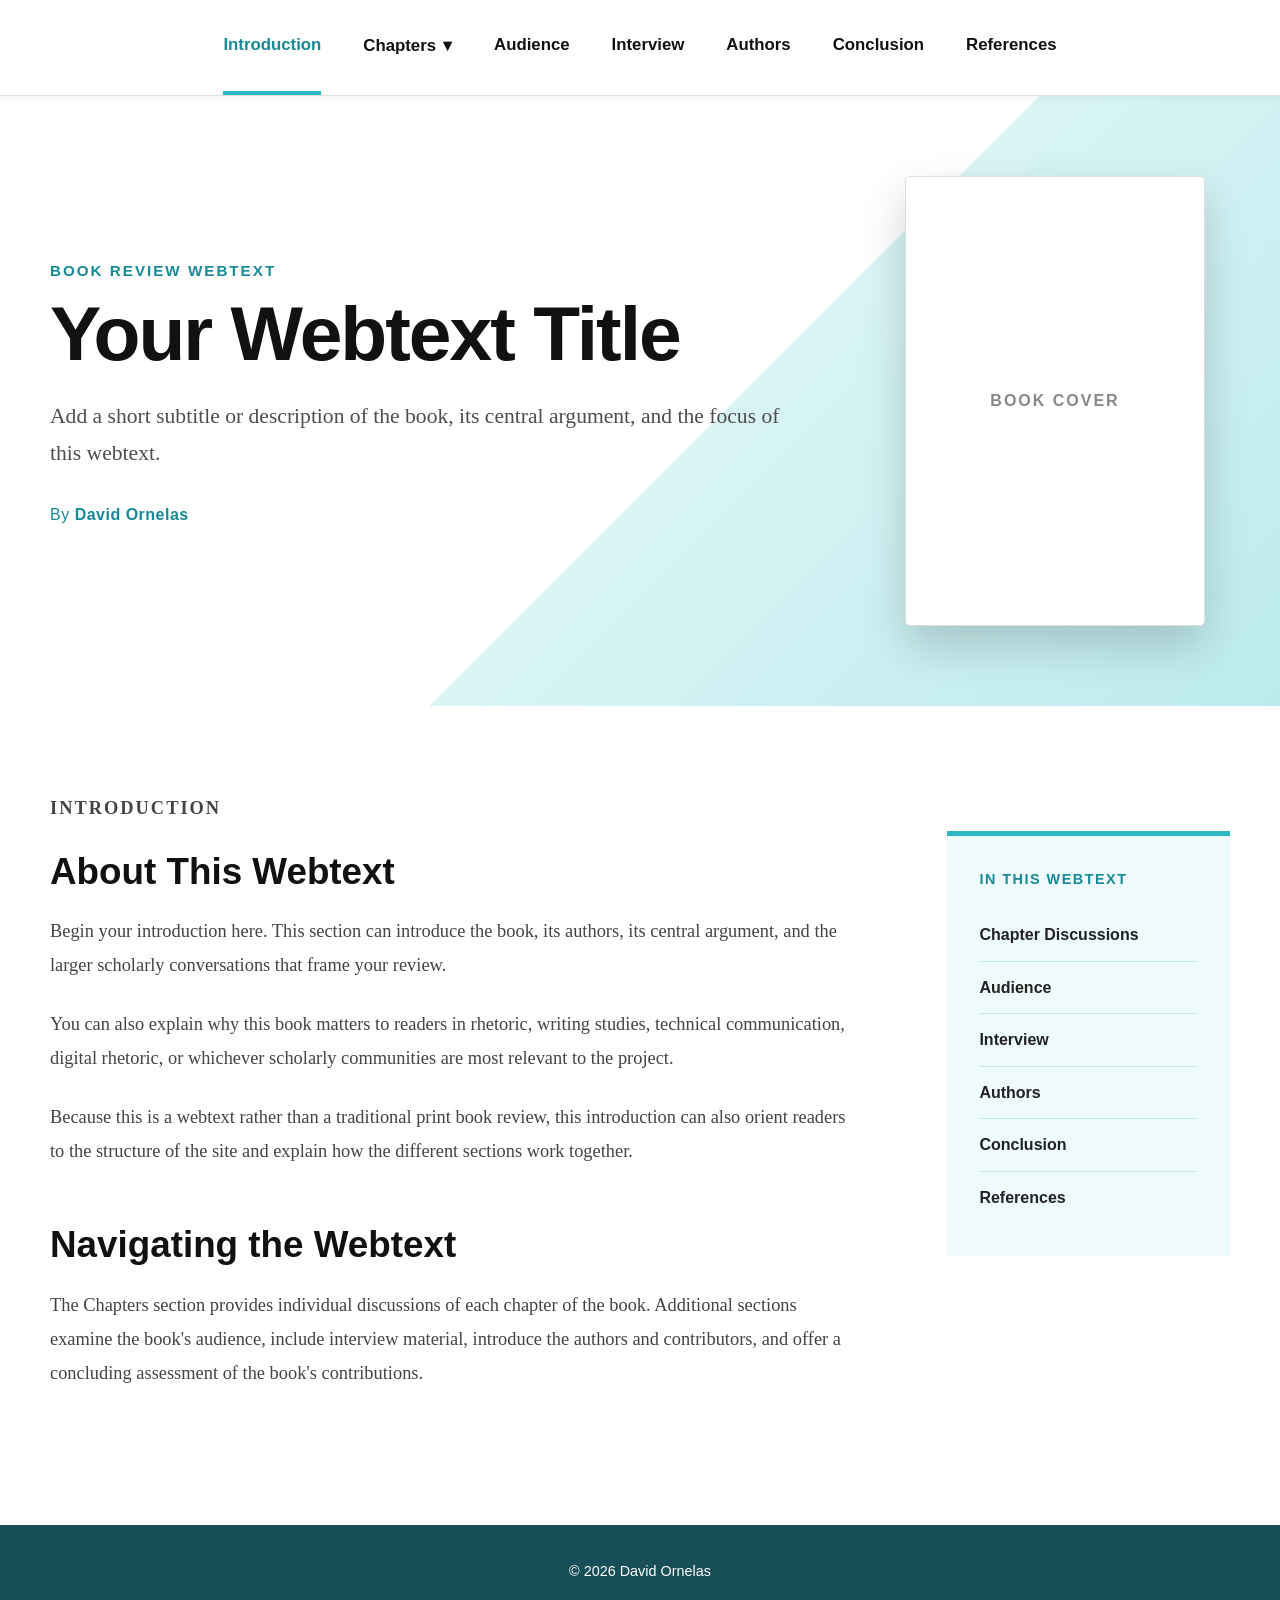
<file: index.html>
<!DOCTYPE html>
<html lang="en">

<head>

  <meta charset="UTF-8">

  <meta
    name="viewport"
    content="width=device-width, initial-scale=1.0"
  >

  <title>Introduction | Webtext</title>

  <link rel="stylesheet" href="style.css">

</head>


<body>

  <!-- Accessibility skip link -->
  <a class="skip-link" href="#main-content">
    Skip to main content
  </a>


  <!-- Navigation -->
  <header class="site-header">

    <nav class="main-navigation" aria-label="Main navigation">

      <a
        href="index.html"
        class="active"
        aria-current="page"
      >
        Introduction
      </a>


      <div class="dropdown">

        <button
          class="dropdown-button"
          type="button"
          aria-haspopup="true"
        >
          Chapters
          <span aria-hidden="true">▾</span>
        </button>

        <div class="dropdown-menu">

          <a href="chapter-1.html">Chapter One</a>
          <a href="chapter-2.html">Chapter Two</a>
          <a href="chapter-3.html">Chapter Three</a>
          <a href="chapter-4.html">Chapter Four</a>
          <a href="chapter-5.html">Chapter Five</a>
          <a href="chapter-6.html">Chapter Six</a>

        </div>

      </div>


      <a href="audience.html">Audience</a>

      <a href="interview.html">Interview</a>

      <a href="authors.html">Authors</a>

      <a href="conclusion.html">Conclusion</a>

      <a href="references.html">References</a>

    </nav>

  </header>


  <!-- Main Content -->
  <main id="main-content">


    <!-- Introduction Hero -->
    <section class="intro-hero">

      <div class="intro-hero-inner">


        <!-- Introductory Text -->
        <div class="intro-text">

          <p class="section-label">
            Book Review Webtext
          </p>

          <h1>
            Your Webtext Title
          </h1>

          <p class="intro-subtitle">
            Add a short subtitle or description of the book,
            its central argument, and the focus of this webtext.
          </p>

          <div class="intro-byline">

            <p>
              By <strong>David Ornelas</strong>
            </p>

          </div>

        </div>


        <!-- Book Cover -->
        <div class="intro-cover">

          <div class="cover-placeholder">

            <p>
              Book Cover
            </p>

          </div>

        </div>


      </div>

    </section>


    <!-- Introduction Content -->
    <section class="introduction-content">

      <div class="content-wrapper">


        <div class="content-main">

          <p class="section-label">
            Introduction
          </p>

          <h2>
            About This Webtext
          </h2>

          <p>
            Begin your introduction here. This section can introduce
            the book, its authors, its central argument, and the larger
            scholarly conversations that frame your review.
          </p>

          <p>
            You can also explain why this book matters to readers in
            rhetoric, writing studies, technical communication, digital
            rhetoric, or whichever scholarly communities are most
            relevant to the project.
          </p>

          <p>
            Because this is a webtext rather than a traditional print
            book review, this introduction can also orient readers to
            the structure of the site and explain how the different
            sections work together.
          </p>


          <h2>
            Navigating the Webtext
          </h2>

          <p>
            The Chapters section provides individual discussions of
            each chapter of the book. Additional sections examine the
            book's audience, include interview material, introduce the
            authors and contributors, and offer a concluding assessment
            of the book's contributions.
          </p>

        </div>


        <!-- Sidebar -->
        <aside class="intro-sidebar">

          <div class="sidebar-box">

            <p class="sidebar-label">
              In This Webtext
            </p>

            <ul>

              <li>
                <a href="chapter-1.html">
                  Chapter Discussions
                </a>
              </li>

              <li>
                <a href="audience.html">
                  Audience
                </a>
              </li>

              <li>
                <a href="interview.html">
                  Interview
                </a>
              </li>

              <li>
                <a href="authors.html">
                  Authors
                </a>
              </li>

              <li>
                <a href="conclusion.html">
                  Conclusion
                </a>
              </li>

              <li>
                <a href="references.html">
                  References
                </a>
              </li>

            </ul>

          </div>

        </aside>


      </div>

    </section>


  </main>


  <!-- Footer -->
  <footer class="site-footer">

    <p>
      © 2026 David Ornelas
    </p>

  </footer>


</body>

</html>
</file>
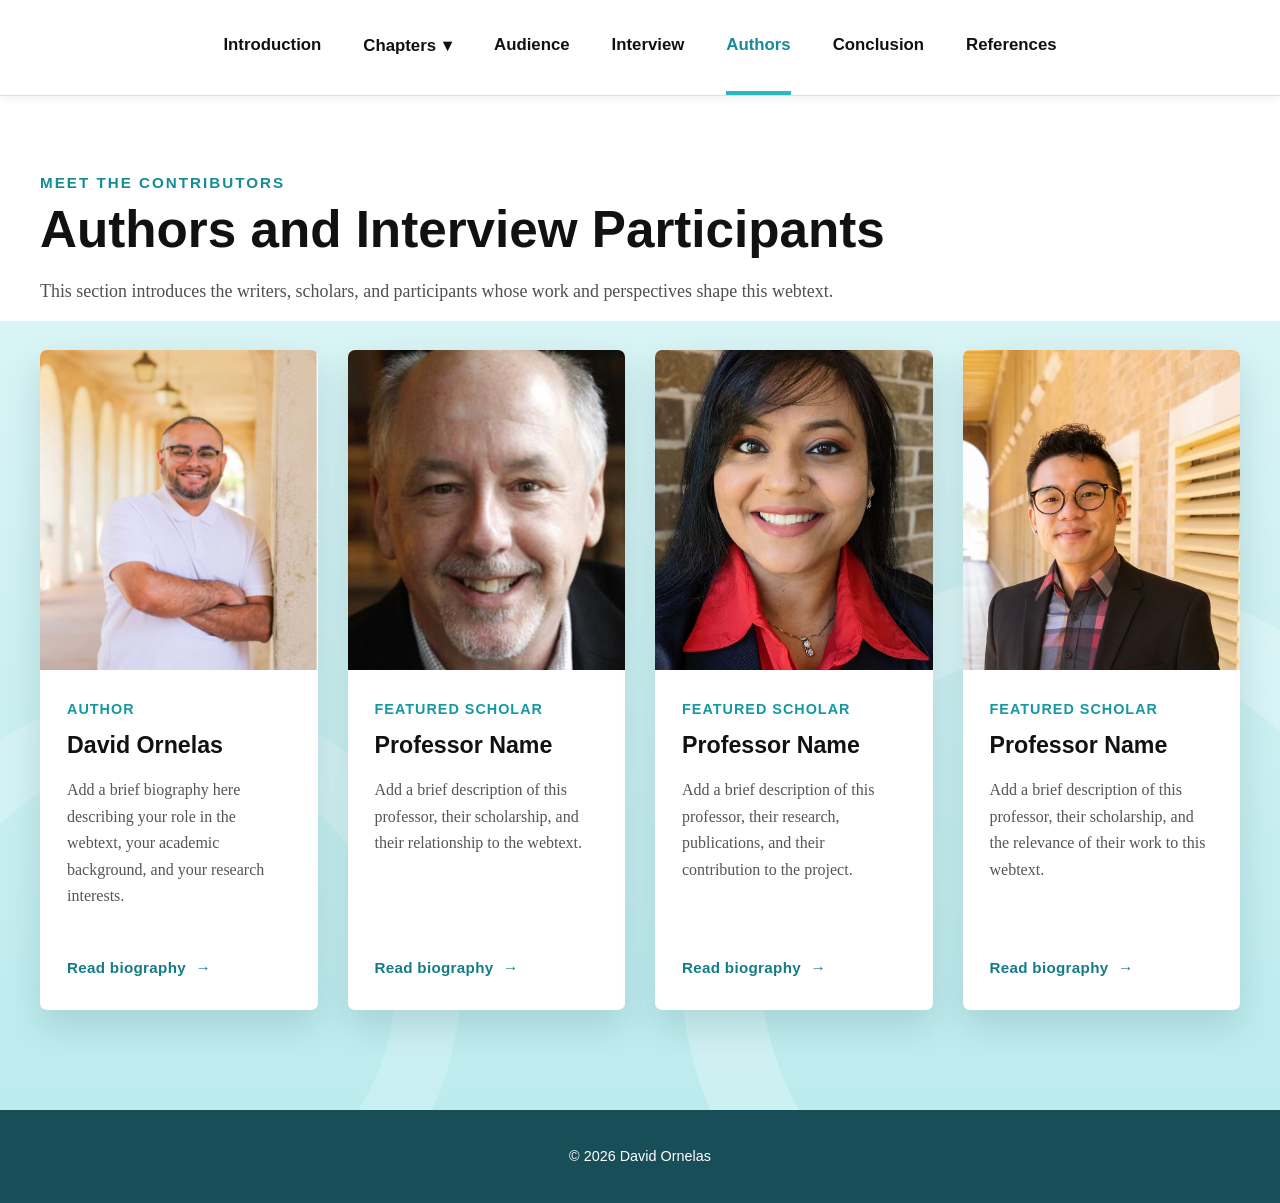
<file: authors.html>
<!DOCTYPE html>
<html lang="en">

<head>

  <meta charset="UTF-8">

  <meta
    name="viewport"
    content="width=device-width, initial-scale=1.0"
  >

  <title>Webtext</title>

  <link rel="stylesheet" href="style.css">

</head>

<body>

  <!-- Accessibility skip link -->
  <a class="skip-link" href="#main-content">
    Skip to main content
  </a>


  <!-- Navigation -->
  <header class="site-header">

    <nav class="main-navigation" aria-label="Main navigation">

      <a href="index.html">Introduction</a>

      <div class="dropdown">

        <button
          class="dropdown-button"
          type="button"
          aria-haspopup="true"
        >
          Chapters
          <span aria-hidden="true">▾</span>
        </button>

        <div class="dropdown-menu">

          <a href="chapter-1.html">Chapter One</a>
          <a href="chapter-2.html">Chapter Two</a>
          <a href="chapter-3.html">Chapter Three</a>
          <a href="chapter-4.html">Chapter Four</a>
          <a href="chapter-5.html">Chapter Five</a>
          <a href="chapter-6.html">Chapter Six</a>

        </div>

      </div>

      <a href="audience.html">Audience</a>
      <a href="interview.html">Interview</a>
      <a href="authors.html" class="active" aria-current="page">Authors</a>
      <a href="conclusion.html">Conclusion</a>
      <a href="references.html">References</a>

    </nav>

  </header>


  <!-- Main content -->
  <main id="main-content">

    <section class="featured-section">

      <div class="section-heading">

        <p class="section-label">
          Meet the Contributors
        </p>

        <h1>
          Authors and Interview Participants
        </h1>

        <p class="section-introduction">
          This section introduces the writers, scholars, and participants
          whose work and perspectives shape this webtext.
        </p>

      </div>


      <!-- Four-card layout -->
      <div class="card-grid">


        <!-- Card 1: David -->
        <article class="profile-card">

          <div class="card-image-container">

            <img
              src="david.jpg"
              alt="Portrait of David Ornelas"
              class="card-image"
            >

          </div>

          <div class="card-content">

            <p class="card-category">
              Author
            </p>

            <h2>
              <a href="david.html">
                David Ornelas
              </a>
            </h2>

            <p class="card-description">
              Add a brief biography here describing your role in the
              webtext, your academic background, and your research interests.
            </p>

            <a class="card-link" href="david.html">
              Read biography
              <span aria-hidden="true">→</span>
            </a>

          </div>

        </article>


        <!-- Card 2: Professor 1 -->
        <article class="profile-card">

          <div class="card-image-container">

            <img
              src="professor1.jpg"
              alt="Portrait of featured professor"
              class="card-image"
            >

          </div>

          <div class="card-content">

            <p class="card-category">
              Featured Scholar
            </p>

            <h2>
              <a href="professor1.html">
                Professor Name
              </a>
            </h2>

            <p class="card-description">
              Add a brief description of this professor, their scholarship,
              and their relationship to the webtext.
            </p>

            <a class="card-link" href="professor1.html">
              Read biography
              <span aria-hidden="true">→</span>
            </a>

          </div>

        </article>


        <!-- Card 3: Professor 2 -->
        <article class="profile-card">

          <div class="card-image-container">

            <img
              src="professor2.jpg"
              alt="Portrait of featured professor"
              class="card-image"
            >

          </div>

          <div class="card-content">

            <p class="card-category">
              Featured Scholar
            </p>

            <h2>
              <a href="professor2.html">
                Professor Name
              </a>
            </h2>

            <p class="card-description">
              Add a brief description of this professor, their research,
              publications, and their contribution to the project.
            </p>

            <a class="card-link" href="professor2.html">
              Read biography
              <span aria-hidden="true">→</span>
            </a>

          </div>

        </article>


        <!-- Card 4: Professor 3 -->
        <article class="profile-card">

          <div class="card-image-container">

            <img
              src="professor3.jpg"
              alt="Portrait of featured professor"
              class="card-image"
            >

          </div>

          <div class="card-content">

            <p class="card-category">
              Featured Scholar
            </p>

            <h2>
              <a href="professor3.html">
                Professor Name
              </a>
            </h2>

            <p class="card-description">
              Add a brief description of this professor, their scholarship,
              and the relevance of their work to this webtext.
            </p>

            <a class="card-link" href="professor3.html">
              Read biography
              <span aria-hidden="true">→</span>
            </a>

          </div>

        </article>


      </div>

    </section>

  </main>


  <!-- Footer -->
  <footer class="site-footer">

    <p>
      © 2026 David Ornelas
    </p>

  </footer>


</body>
  
</html>
</file>
<file: style.css>
/* ---------------------------------
   BASIC PAGE SETTINGS
---------------------------------- */

* {
  box-sizing: border-box;
}

html {
  scroll-behavior: smooth;
}

body {
  margin: 0;
  color: #111111;
  background-color: #ffffff;
  font-family: Arial, Helvetica, sans-serif;
  line-height: 1.6;
}

img {
  max-width: 100%;
}


/* ---------------------------------
   ACCESSIBILITY
---------------------------------- */

.skip-link {
  position: absolute;
  top: -100px;
  left: 20px;
  z-index: 9999;
  padding: 12px 18px;
  color: #ffffff;
  background-color: #111111;
  text-decoration: none;
}

.skip-link:focus {
  top: 20px;
}


/* ---------------------------------
   HEADER AND NAVIGATION
---------------------------------- */

.site-header {
  position: relative;
  z-index: 1000;
  width: 100%;
  background-color: #ffffff;
  border-bottom: 1px solid #dddddd;
  box-shadow: 0 2px 8px rgba(0, 0, 0, 0.06);
}

.main-navigation {
  display: flex;
  align-items: center;
  justify-content: center;
  gap: 42px;
  width: 100%;
  max-width: 1500px;
  min-height: 95px;
  margin: 0 auto;
  padding: 0 35px;
}

.main-navigation a,
.dropdown-button {
  color: #111111;
  background: none;
  border: none;
  font-family: Arial, Helvetica, sans-serif;
  font-size: 1.05rem;
  font-weight: 600;
  text-decoration: none;
  cursor: pointer;
}

.main-navigation > a {
  display: flex;
  align-items: center;
  min-height: 95px;
  border-bottom: 4px solid transparent;
}

.main-navigation > a:hover,
.main-navigation > a:focus {
  color: #167c89;
  border-bottom-color: #2bb8c3;
}

.dropdown {
  position: relative;
  display: flex;
  align-items: center;
  min-height: 95px;
}

.dropdown-button {
  display: flex;
  align-items: center;
  gap: 7px;
  min-height: 95px;
  padding: 0;
  border-bottom: 4px solid transparent;
}

.dropdown:hover .dropdown-button,
.dropdown:focus-within .dropdown-button {
  color: #167c89;
  border-bottom-color: #2bb8c3;
}

.dropdown-menu {
  position: absolute;
  top: 95px;
  left: 50%;
  display: none;
  width: 220px;
  padding: 10px 0;
  background-color: #ffffff;
  border-top: 4px solid #2bb8c3;
  box-shadow: 0 8px 20px rgba(0, 0, 0, 0.16);
  transform: translateX(-50%);
}

.dropdown-menu a {
  display: block;
  padding: 11px 20px;
  color: #222222;
  font-size: 0.95rem;
  font-weight: 500;
}

.dropdown-menu a:hover,
.dropdown-menu a:focus {
  color: #167c89;
  background-color: #eefafb;
}

.dropdown:hover .dropdown-menu,
.dropdown:focus-within .dropdown-menu {
  display: block;
}


/* ---------------------------------
   FEATURED SECTION
---------------------------------- */

.featured-section {
  position: relative;
  overflow: hidden;
  min-height: 750px;
  padding: 75px 40px 100px;
  background:
    linear-gradient(
      to bottom,
      #ffffff 0,
      #ffffff 225px,
      #d9f4f5 225px,
      #bcebee 100%
    );
}

/*
  These circles add a subtle background pattern.
  They can be removed without affecting the cards.
*/

.featured-section::before {
  content: "";
  position: absolute;
  right: -180px;
  bottom: -240px;
  width: 620px;
  height: 620px;
  border: 80px solid rgba(255, 255, 255, 0.25);
  border-radius: 50%;
}

.featured-section::after {
  content: "";
  position: absolute;
  bottom: -170px;
  left: -130px;
  width: 460px;
  height: 460px;
  border: 65px solid rgba(255, 255, 255, 0.2);
  border-radius: 50%;
}

.section-heading {
  position: relative;
  z-index: 2;
  width: 100%;
  max-width: 1420px;
  margin: 0 auto 45px;
}

.section-label {
  margin: 0 0 7px;
  color: #168a96;
  font-size: 0.95rem;
  font-weight: 700;
  letter-spacing: 2px;
  text-transform: uppercase;
}

.section-heading h1 {
  margin: 0;
  color: #111111;
  font-size: clamp(2.3rem, 4vw, 3.5rem);
  line-height: 1.1;
}

.section-introduction {
  max-width: 800px;
  margin: 18px 0 0;
  color: #505050;
  font-family: Georgia, "Times New Roman", serif;
  font-size: 1.12rem;
}


/* ---------------------------------
   FOUR-CARD GRID
---------------------------------- */

.card-grid {
  position: relative;
  z-index: 2;
  display: grid;
  grid-template-columns: repeat(4, minmax(0, 1fr));
  gap: 30px;
  width: 100%;
  max-width: 1420px;
  margin: 0 auto;
}

.profile-card {
  overflow: hidden;
  background-color: #ffffff;
  border-radius: 7px;
  box-shadow: 0 16px 35px rgba(20, 70, 75, 0.15);
  transition:
    transform 0.25s ease,
    box-shadow 0.25s ease;
}

.profile-card:hover {
  transform: translateY(-8px);
  box-shadow: 0 22px 42px rgba(20, 70, 75, 0.22);
}


/* ---------------------------------
   CARD PHOTOGRAPHS
---------------------------------- */

.card-image-container {
  width: 100%;
  height: 320px;
  overflow: hidden;
  background-color: #eeeeee;
}

.card-image {
  display: block;
  width: 100%;
  height: 100%;
  object-fit: cover;
  object-position: center 15%;
  transition: transform 0.4s ease;
}

.profile-card:hover .card-image {
  transform: scale(1.03);
}


/* ---------------------------------
   CARD TEXT
---------------------------------- */

.card-content {
  display: flex;
  flex-direction: column;
  min-height: 340px;
  padding: 28px 27px 30px;
}

.card-category {
  margin: 0 0 10px;
  color: #1697a4;
  font-size: 0.9rem;
  font-weight: 700;
  letter-spacing: 1px;
  text-transform: uppercase;
}

.card-content h2 {
  margin: 0 0 17px;
  color: #111111;
  font-size: 1.45rem;
  line-height: 1.25;
}

.card-content h2 a {
  color: inherit;
  text-decoration: none;
}

.card-content h2 a:hover,
.card-content h2 a:focus {
  color: #167c89;
  text-decoration: underline;
  text-decoration-thickness: 2px;
  text-underline-offset: 5px;
}

.card-description {
  margin: 0 0 25px;
  color: #555555;
  font-family: Georgia, "Times New Roman", serif;
  font-size: 1rem;
  line-height: 1.65;
}

.card-link {
  align-self: flex-start;
  margin-top: auto;
  color: #147c87;
  font-size: 0.95rem;
  font-weight: 700;
  letter-spacing: 0.3px;
  text-decoration: none;
}

.card-link span {
  display: inline-block;
  margin-left: 5px;
  transition: transform 0.2s ease;
}

.card-link:hover span,
.card-link:focus span {
  transform: translateX(5px);
}

.card-link:hover,
.card-link:focus {
  text-decoration: underline;
  text-underline-offset: 4px;
}


/* ---------------------------------
   FOOTER
---------------------------------- */

.site-footer {
  padding: 35px 25px;
  color: #ffffff;
  background-color: #174e57;
  text-align: center;
}

.site-footer p {
  margin: 0;
  font-size: 0.9rem;
}


/* ---------------------------------
   RESPONSIVE TABLET LAYOUT
---------------------------------- */

@media (max-width: 1100px) {

  .main-navigation {
    gap: 23px;
  }

  .main-navigation a,
  .dropdown-button {
    font-size: 0.92rem;
  }

  .card-grid {
    grid-template-columns: repeat(2, minmax(0, 1fr));
  }

}


/* ---------------------------------
   RESPONSIVE PHONE LAYOUT
---------------------------------- */

@media (max-width: 700px) {

  .site-header {
    position: static;
  }

  .main-navigation {
    flex-direction: column;
    align-items: stretch;
    gap: 0;
    min-height: auto;
    padding: 12px 20px;
  }

  .main-navigation > a,
  .dropdown,
  .dropdown-button {
    width: 100%;
    min-height: auto;
  }

  .main-navigation > a,
  .dropdown-button {
    justify-content: space-between;
    padding: 13px 5px;
    border-bottom: 1px solid #dddddd;
  }

  .dropdown {
    display: block;
  }

  .dropdown-menu {
    position: static;
    width: 100%;
    padding-left: 12px;
    border-top: none;
    box-shadow: none;
    transform: none;
  }

  .dropdown-menu a {
    border-bottom: 1px solid #eeeeee;
  }

  .featured-section {
    padding: 50px 20px 70px;
    background:
      linear-gradient(
        to bottom,
        #ffffff 0,
        #ffffff 300px,
        #d9f4f5 300px,
        #bcebee 100%
      );
  }

  .section-heading {
    margin-bottom: 35px;
  }

  .section-heading h1 {
    font-size: 2.35rem;
  }

  .card-grid {
    grid-template-columns: 1fr;
  }

  .card-image-container {
    height: 390px;
  }

}


/* ---------------------------------
   SMALL PHONE LAYOUT
---------------------------------- */

@media (max-width: 430px) {

  .featured-section {
    padding-right: 15px;
    padding-left: 15px;
  }

  .card-image-container {
    height: 340px;
  }

  .card-content {
    min-height: auto;
    padding: 24px 22px 27px;
  }

}

/* Individual photo positioning */

.profile-card:nth-child(1) .card-image {
  object-position: center 10%;
}

.profile-card:nth-child(2) .card-image {
  object-position: center 10%;
}

.profile-card:nth-child(3) .card-image {
  object-position: center 10%;
}

.profile-card:nth-child(4) .card-image {
  object-position: center 10%;
}

.main-navigation a.active {
  color: #168a96;
  border-bottom: 4px solid #2bb8c3;
}

/* =================================
   INTRODUCTION PAGE
================================= */


/* Hero section */

.intro-hero {
  padding: 80px 50px;
  background:
    linear-gradient(
      135deg,
      #ffffff 0%,
      #ffffff 55%,
      #d9f4f5 55%,
      #bcebee 100%
    );
}

.intro-hero-inner {
  display: grid;
  grid-template-columns: 1.5fr 0.7fr;
  align-items: center;
  gap: 80px;

  width: 100%;
  max-width: 1400px;

  margin: 0 auto;
}


/* Hero text */

.intro-text h1 {
  max-width: 850px;

  margin: 10px 0 25px;

  color: #111111;

  font-size: clamp(3rem, 6vw, 5.5rem);
  line-height: 1.05;

  letter-spacing: -2px;
}

.intro-subtitle {
  max-width: 750px;

  margin: 0;

  color: #4e4e4e;

  font-family: Georgia, "Times New Roman", serif;

  font-size: 1.35rem;
  line-height: 1.7;
}

.intro-byline {
  margin-top: 30px;

  color: #168a96;

  font-size: 1rem;
  letter-spacing: 0.5px;
}


/* Book cover area */

.intro-cover {
  display: flex;
  justify-content: center;
}

.cover-placeholder {
  display: flex;
  align-items: center;
  justify-content: center;

  width: 300px;
  height: 450px;

  background-color: #ffffff;

  border: 1px solid #dddddd;
  border-radius: 5px;

  box-shadow:
    0 20px 45px rgba(0, 0, 0, 0.18);
}

.cover-placeholder p {
  color: #888888;

  font-size: 1rem;
  font-weight: 700;

  letter-spacing: 2px;
  text-transform: uppercase;
}


/* Main Introduction Section */

.introduction-content {
  padding: 85px 50px 110px;

  background-color: #ffffff;
}

.content-wrapper {
  display: grid;
  grid-template-columns: minmax(0, 2fr) minmax(250px, 0.7fr);

  gap: 90px;

  width: 100%;
  max-width: 1250px;

  margin: 0 auto;
}


/* Main written content */

.content-main {
  max-width: 820px;
}

.content-main h2 {
  margin: 5px 0 20px;

  color: #111111;

  font-size: 2.3rem;
  line-height: 1.2;
}

.content-main h2:not(:first-of-type) {
  margin-top: 55px;
}

.content-main p {
  margin: 0 0 25px;

  color: #444444;

  font-family: Georgia, "Times New Roman", serif;

  font-size: 1.15rem;
  line-height: 1.85;
}


/* Sidebar */

.intro-sidebar {
  padding-top: 40px;
}

.sidebar-box {
  position: sticky;
  top: 40px;

  padding: 32px;

  background-color: #eefafb;

  border-top: 5px solid #2bb8c3;
}

.sidebar-label {
  margin: 0 0 18px;

  color: #168a96;

  font-size: 0.9rem;
  font-weight: 700;

  letter-spacing: 1.5px;
  text-transform: uppercase;
}

.sidebar-box ul {
  margin: 0;
  padding: 0;

  list-style: none;
}

.sidebar-box li {
  border-bottom: 1px solid #c9e8ea;
}

.sidebar-box li:last-child {
  border-bottom: none;
}

.sidebar-box a {
  display: block;

  padding: 13px 0;

  color: #222222;

  font-size: 1rem;
  font-weight: 600;

  text-decoration: none;
}

.sidebar-box a:hover,
.sidebar-box a:focus {
  color: #168a96;
}

/* Active navigation */

.main-navigation a.active {
  color: #168a96;

  border-bottom-color: #2bb8c3;
}


/* =================================
   INTRO PAGE - TABLET
================================= */

@media (max-width: 950px) {

  .intro-hero-inner {
    grid-template-columns: 1fr;

    gap: 50px;
  }

  .intro-cover {
    justify-content: flex-start;
  }

  .content-wrapper {
    grid-template-columns: 1fr;

    gap: 50px;
  }

  .intro-sidebar {
    padding-top: 0;
  }

  .sidebar-box {
    position: static;
  }

}


/* =================================
   INTRO PAGE - MOBILE
================================= */

@media (max-width: 700px) {

  .intro-hero {
    padding: 55px 22px;
  }

  .intro-text h1 {
    font-size: 3rem;
  }

  .intro-subtitle {
    font-size: 1.1rem;
  }

  .cover-placeholder {
    width: 240px;
    height: 360px;
  }

  .introduction-content {
    padding: 60px 22px 80px;
  }

  .content-main h2 {
    font-size: 1.9rem;
  }

  .content-main p {
    font-size: 1.05rem;
  }

}

/* all of your existing CSS above */

/* existing mobile styles */
@media (max-width: 768px) {
  /* existing code */
}

/* =====================================================
   INTERVIEW PAGE
===================================================== */

.interview-page {
  width: 100%;
  padding: 55px 5%;
  background: #ffffff;
}
/* Interview introduction */

.interview-intro {
  width: 100%;
  max-width: 1400px;
  margin: 0 auto 40px;
}

.interview-intro h1 {
  margin: 0 0 15px;

  color: #111111;

  font-size: 3.2rem;
  line-height: 1.1;
}

.interview-intro p {
  max-width: 900px;
  margin: 0;

  color: #444444;

  font-family: Georgia, "Times New Roman", serif;
  font-size: 1.2rem;
  line-height: 1.7;
}


/* Interview two-column layout */

.interview-layout {
  display: grid;
  grid-template-columns: 38% 62%;
  gap: 25px;

  width: 100%;
  max-width: 1400px;

  margin: 0 auto;

  align-items: start;
}
/* ---------------------------------
   INTERVIEW QUESTION SIDEBAR
---------------------------------- */

.interview-sidebar {
  width: 100%;
  padding: 25px;

  background-color: #eefafb;

  border: 1px solid #c9e8ea;
  border-radius: 7px;
}

.interview-sidebar h2 {
  margin: 0 0 20px;
  padding-bottom: 15px;

  color: #168a96;

  border-bottom: 3px solid #2bb8c3;

  font-size: 1rem;
  font-weight: 700;
  letter-spacing: 1.5px;
  text-transform: uppercase;
}

/* Individual question */

.question-item {
  display: grid;
  grid-template-columns: 40px 1fr;
  gap: 10px;

  width: 100%;
  padding: 16px 10px;

  background: transparent;

  border: none;
  border-bottom: 1px solid #c9e8ea;

  text-align: left;
  cursor: pointer;
}

.question-number {
  color: #168a96;

  font-size: 1rem;
  font-weight: 700;
}

.question-text {
  color: #222222;

  font-size: 0.95rem;
  font-weight: 600;
  line-height: 1.4;
}

/* Selected question */

.question-item.active {
  background-color: #d9f4f5;
  border-left: 5px solid #2bb8c3;
}

/* Hover effect */

.question-item:hover {
  background-color: #e4f7f8;
}
/* ---------------------------------
   INTERVIEW RIGHT CONTENT PANEL
---------------------------------- */

.interview-content {
  width: 100%;
  padding: 34px 38px;

  background-color: #ffffff;

  border: 1px solid #dddddd;
  border-radius: 7px;

  box-shadow: 0 4px 16px rgba(0, 0, 0, 0.04);
}

/* Active question heading */

.question-heading {
  display: grid;
  grid-template-columns: 70px 1fr;
  gap: 22px;

  align-items: start;

  margin-bottom: 28px;
}

.large-question-number {
  display: block;

  padding-right: 18px;

  color: #168a96;

  border-right: 2px solid #66cbd1;

  font-family: Georgia, "Times New Roman", serif;
  font-size: 3rem;
  font-weight: 700;
  line-height: 1;
}

.question-heading h2 {
  margin: 0;

  color: #111111;

  font-family: Georgia, "Times New Roman", serif;
  font-size: 2rem;
  line-height: 1.25;
}

.timestamp {
  margin: 14px 0 0;

  color: #168a96;

  font-size: 1rem;
  font-weight: 700;
}

/* ---------------------------------
   AUDIO PLAYER AREA
---------------------------------- */

.audio-box {
  width: 100%;

  margin: 25px 0 30px;
  padding: 18px;

  background-color: #eefafb;

  border-radius: 10px;
}

.audio-box audio {
  display: block;
  width: 100%;
}
</file>
